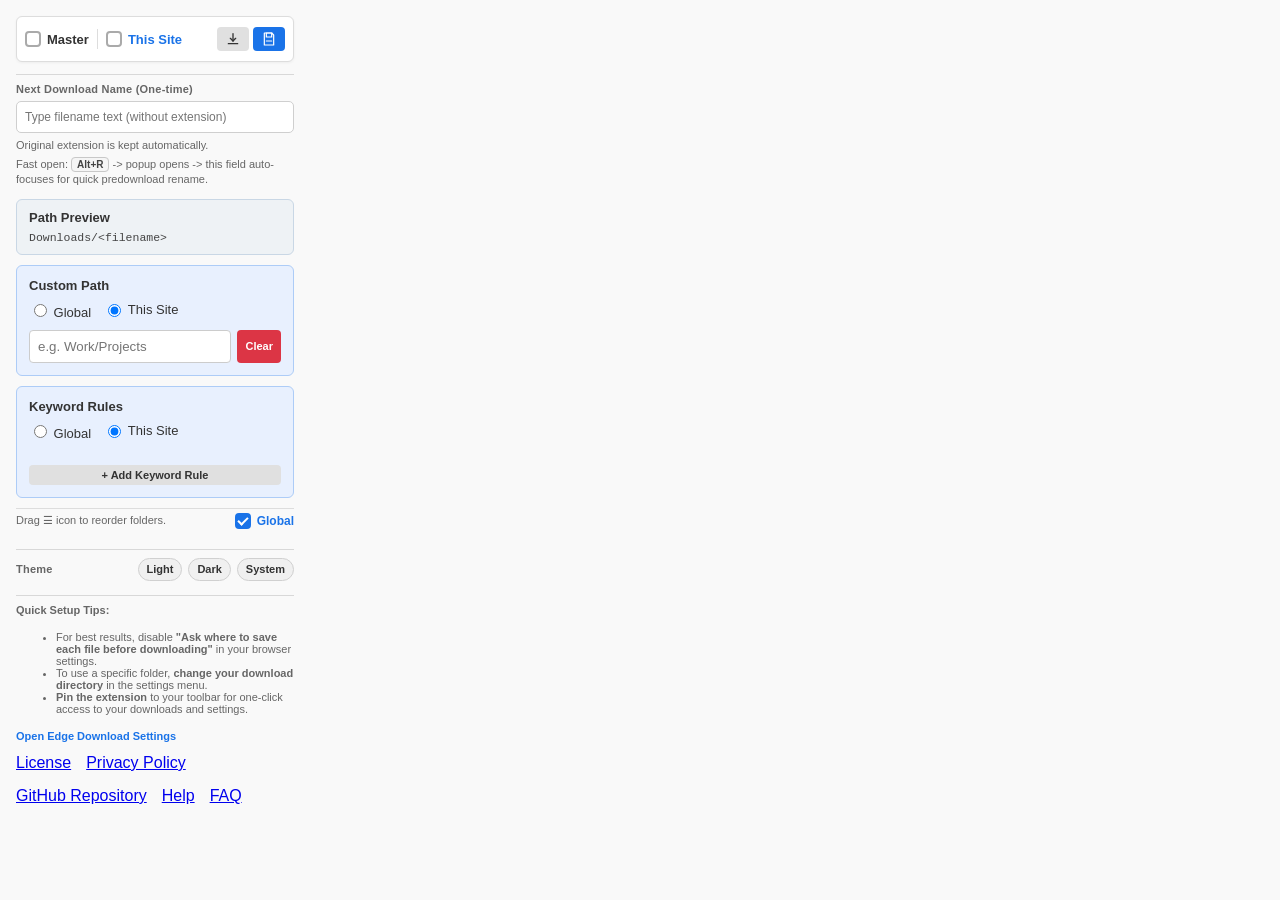
<file: index.html>
<!DOCTYPE html>
<html>

<head>
  <meta charset="UTF-8">
  <link rel="stylesheet" href="css/popup.css">
</head>

<body>
  <div class="container">


    <div class="setting-row primary">
      <div class="top-controls">
        <div class="top-control-item">
          <input type="checkbox" id="isEnabled" class="modern-checkbox">
          <label for="isEnabled" class="top-label">Master</label>
        </div>
        <div id="siteEnabledWrapper" class="top-control-item">
          <input type="checkbox" id="siteEnabled" class="modern-checkbox">
          <label for="siteEnabled" class="currentDomainLabel top-label site-label">This Site</label>
        </div>
      </div>
      <button id="openDownloadsBtn" class="btn-secondary btn-small icon-btn" title="Open Downloads"
        aria-label="Open Downloads">
        <svg viewBox="0 0 24 24" aria-hidden="true" focusable="false" class="btn-icon">
          <path d="M12 4v11" stroke="currentColor" stroke-width="2" stroke-linecap="round" />
          <path d="M8 11l4 4 4-4" fill="none" stroke="currentColor" stroke-width="2" stroke-linecap="round"
            stroke-linejoin="round" />
          <path d="M5 19h14" stroke="currentColor" stroke-width="2" stroke-linecap="round" />
        </svg>
      </button>
      <button id="topSaveBtn" class="btn-primary btn-small icon-btn" title="Save" aria-label="Save">
        <svg viewBox="0 0 24 24" aria-hidden="true" focusable="false" class="btn-icon">
          <path d="M5 3h11l3 3v15H5z" fill="none" stroke="currentColor" stroke-width="1.8" stroke-linejoin="round" />
          <path d="M8 3h8v6H8z" fill="none" stroke="currentColor" stroke-width="1.8" />
          <path d="M8 15h8" stroke="currentColor" stroke-width="1.8" stroke-linecap="round" />
        </svg>
      </button>
    </div>
    <div class="next-name-box" id="nextNameBox">
      <div class="next-name-title">Next Download Name (One-time)</div>
      <input type="text" id="oneTimeDownloadName" placeholder="Type filename text (without extension)">
      <div class="next-name-hint">Original extension is kept automatically.</div>
      <div class="next-name-shortcut">Fast open: <kbd>Alt+R</kbd> -> popup opens -> this field auto-focuses for quick
        predownload rename.</div>
    </div>
    <div id="main-content">

      <div class="path-preview-box">
        <div class="section-title-row">
          <strong>Path Preview</strong>
        </div>
        <div class="path-preview-content" id="pathPreviewContent">
          Downloads/&lt;filename&gt;
        </div>
      </div>

      <div class="custom-path-box" id="custom-path-box">
        <div class="section-title-row">
          <strong>Custom Path</strong>
        </div>
        <div id="custom-path-content">
          <div class="radio-group">
            <label id="globalLabel"><input type="radio" name="pathScope" value="global"> Global</label>
            <label><input type="radio" name="pathScope" value="domain" checked> <span class="currentDomainLabel">This
                Site</span></label>
          </div>
          <div class="input-row">
            <input type="text" id="customPathInput" placeholder="e.g. Work/Projects">
            <button id="clearPathBtn" class="btn-small btn-danger">Clear</button>
          </div>
        </div>
      </div>

      <div class="custom-path-box" id="folder-name-box" style="display: none;">
        <div class="section-title-row">
          <strong>Folder Name</strong>
        </div>
        <div class="setting-row">
          <span>Preview: <span id="folderNamePreview" style="font-weight: bold; color: #1a73e8;"></span></span>
        </div>
        <div id="folder-name-content">
          <div style="display: flex; align-items: center; gap: 6px; margin-top: 6px;">
            <input type="checkbox" id="useDefaultFolderName" class="modern-checkbox" checked>
            <label for="useDefaultFolderName">Use Default Folder Name</label>
          </div>
          <div id="folderNameSegments" class="segment-container" style="display: none;">
            <!-- Domain segments will be injected here -->
          </div>
        </div>
      </div>

      <div class="keyword-section custom-path-box" id="keyword-section-wrapper">
        <div class="section-title-row">
          <strong>Keyword Rules</strong>
        </div>
        <div class="radio-group">
          <label id="kwGlobalLabel"><input type="radio" name="kwScope" value="global"> Global</label>
          <label><input type="radio" name="kwScope" value="domain" checked> <span class="currentDomainLabel">This
              Site</span></label>
        </div>
        <div id="keyword-rows-container"></div>
        <button id="addKeywordBtn" class="btn-small btn-secondary">+ Add Keyword Rule</button>
      </div>

      <hr>

      <div class="rules-header-row">
        <p class="description">Drag ☰ icon to reorder folders.</p>
        <div class="rules-toggle-row">
          <input type="checkbox" id="useGlobalOrder" class="modern-checkbox" checked>
          <label for="useGlobalOrder" id="useGlobalOrderLabel" class="global-order-label">Global</label>
        </div>
      </div>

      <div id="rule-list"></div>

    </div><!-- main-content -->


    <div class="theme-switcher" id="themeSwitcher">
      <span class="theme-label">Theme</span>
      <div class="theme-btn-group" role="group" aria-label="Theme mode">
        <button type="button" class="theme-btn" data-theme="light">Light</button>
        <button type="button" class="theme-btn" data-theme="dark">Dark</button>
        <button type="button" class="theme-btn" data-theme="system">System</button>
      </div>
    </div>

    <div class="download-tip" id="downloadSettingTip">
      <strong>Quick Setup Tips:</strong>
      <ul>
        <li>
          For best results, disable <strong>"Ask where to save each file before downloading"</strong> in your browser
          settings.
        </li>
        <li>
          To use a specific folder, <strong>change your download directory</strong> in the settings menu.
        </li>
        <li>
          <strong>Pin the extension</strong> to your toolbar for one-click access to your downloads and settings.
        </li>
      </ul>
      <button id="openSettingsBtn" class="btn-link" type="button">Open Edge Download Settings</button>
    </div>

    <section class="user-req" style="display: flex; justify-content: start; flex-wrap: wrap; gap: 15px;">
      <a href="https://github.com/Vishnudevverse/DownPort/blob/master/LICENSE">License</a>
      <a href="https://github.com/Vishnudevverse/DownPort/blob/master/PRIVACY.md">Privacy Policy</a>
      <a href="https://github.com/Vishnudevverse/DownPort/tree/master">GitHub Repository</a>
      <a href="https://github.com/Vishnudevverse/DownPort/blob/master/Help.md">Help</a>
      <a href="https://github.com/Vishnudevverse/DownPort/blob/master/FAQ.md">FAQ</a>
    </section>
  </div>
  <script src="js/popup.js"></script>
</body>

</html>
</file>
<file: css/popup.css>
body { font-family: -apple-system, BlinkMacSystemFont, "Segoe UI", Roboto, sans-serif; width: 310px; margin: 0; background-color: #f9f9f9; color: #333; max-height: 600px; overflow-y: auto; overflow-x: hidden; }
::-webkit-scrollbar { width: 6px; }
::-webkit-scrollbar-track { background: transparent; }
::-webkit-scrollbar-thumb { background-color: #c1c1c1; border-radius: 10px; }
::-webkit-scrollbar-thumb:hover { background-color: #a8a8a8; }
.container { display: flex; flex-direction: column; gap: 12px; padding: 16px; }
hr { border: 0; border-top: 1px solid #ddd; margin: 4px 0; }
.setting-row { display: flex; justify-content: space-between; align-items: center; font-size: 13px; }
.setting-row.primary { font-size: 14px; font-weight: bold; background: #fff; padding: 6px 8px; border-radius: 6px; border: 1px solid #ddd; box-shadow: 0 1px 3px rgba(0,0,0,0.05); flex-wrap: nowrap; gap: 4px; overflow: hidden; min-height: 32px; }
.top-controls { display: flex; gap: 8px; flex: 1; min-width: 0; align-items: center; overflow: hidden; }
.top-control-item { display: flex; align-items: center; gap: 6px; min-height: 20px; }
#siteEnabledWrapper { border-left: 1px solid #ddd; padding-left: 8px; min-width: 0; overflow: hidden; }
.top-label { font-size: 13px; font-weight: bold; cursor: pointer; }
.site-label { color: #1a73e8; }
.description { font-size: 11px; color: #666; margin: 0; }
.currentDomainLabel { display: inline-block; min-width: 0; max-width: 84px; overflow: hidden; text-overflow: ellipsis; white-space: nowrap; }

.section-title-row { display: flex; justify-content: space-between; align-items: center; }
.input-row { display: flex; gap: 6px; }
#customPathInput { flex: 1; }
#addKeywordBtn { margin-top: 6px; width: 100%; }
.rules-header-row { display: flex; justify-content: space-between; align-items: center; margin-bottom: 8px; }
.rules-toggle-row { display: flex; align-items: center; gap: 6px; }
.global-order-label { font-size: 12px; font-weight: bold; cursor: pointer; color: #1a73e8; }

.path-preview-box { background: #eef2f5; padding: 10px 12px; border-radius: 6px; display: flex; flex-direction: column; gap: 6px; font-size: 13px; border: 1px solid #c9d7e5; margin-bottom: 10px; }
.path-preview-content { font-family: 'Consolas', 'Courier New', monospace; font-size: 11.5px; color: #444; word-break: break-all; }

.custom-path-box { background: #e8f0fe; padding: 12px; border-radius: 6px; display: flex; flex-direction: column; gap: 8px; font-size: 13px; border: 1px solid #adccf7; margin-bottom: 10px; }
#custom-path-content { display: flex; flex-direction: column; gap: 8px; }
.radio-group { display: flex; gap: 12px; margin-bottom: 2px; }
.custom-path-box input[type="text"] { padding: 8px; border: 1px solid #ccc; border-radius: 4px; box-sizing: border-box; }

button { padding: 8px; border: none; border-radius: 4px; cursor: pointer; font-weight: bold; color: white; transition: background 0.2s, color 0.2s; }
.btn-primary { background: #1a73e8; } .btn-primary:hover { background: #1557b0; }
.btn-danger { background: #dc3545; } .btn-danger:hover { background: #c82333; }
.btn-secondary { background: #e0e0e0; color: #333; } .btn-secondary:hover { background: #c0c0c0; }
.btn-small { padding: 4px 8px; font-size: 11px; }
.icon-btn { min-width: 32px; display: inline-flex; align-items: center; justify-content: center; }
.btn-icon { width: 16px; height: 16px; display: block; }

.keyword-row { display: flex; gap: 6px; margin-bottom: 6px; align-items: center; }
.keyword-row input { flex: 1; padding: 6px; border: 1px solid #ccc; border-radius: 4px; font-size: 12px; width: 40%; box-sizing: border-box; }
.btn-remove-kw { background: none; border: none; color: #dc3545; font-weight: bold; cursor: pointer; padding: 0 4px; font-size: 14px; }
.btn-remove-kw:hover { color: #a71d2a; }

.draggable { background: #fff; padding: 8px 10px; border: 1px solid #ddd; border-radius: 6px; margin-bottom: 6px; display: flex; align-items: center; user-select: none; box-shadow: 0 1px 3px rgba(0,0,0,0.05); }
.draggable.dragging { opacity: 0.4; }
.drag-handle { margin-right: 12px; color: #aaa; cursor: grab; font-size: 16px; }
.label-text { flex-grow: 1; font-size: 13px; }

.download-tip { border-top: 1px solid #d8d8d8; padding-top: 8px; margin-top: 2px; font-size: 11px; color: #666; display: flex; flex-direction: column; gap: 4px; }
.download-tip em { font-style: normal; color: #444; font-weight: 600; }
.btn-link { background: none; border: none; color: #1a73e8; font-size: 11px; font-weight: 600; padding: 0; text-align: left; cursor: pointer; }
.btn-link:hover { text-decoration: underline; }

.theme-switcher { border-top: 1px solid #d8d8d8; padding-top: 8px; display: flex; justify-content: space-between; align-items: center; gap: 10px; }
.theme-label { font-size: 11px; color: #666; font-weight: 700; letter-spacing: 0.02em; }
.theme-btn-group { display: inline-flex; gap: 6px; }
.theme-btn { background: #f0f0f0; color: #333; border: 1px solid #d0d0d0; font-size: 11px; font-weight: 700; padding: 4px 8px; border-radius: 999px; line-height: 1.2; }
.theme-btn:hover { background: #e4e4e4; }
.theme-btn.active { background: #1a73e8; color: #fff; border-color: #1a73e8; }

.next-name-box { border-top: 1px solid #d8d8d8; padding-top: 8px; display: flex; flex-direction: column; gap: 6px; }
.next-name-title { font-size: 11px; color: #666; font-weight: 700; letter-spacing: 0.02em; }
#oneTimeDownloadName { padding: 8px; border: 1px solid #cfcfcf; border-radius: 5px; font-size: 12px; }
.next-name-hint { font-size: 11px; color: #666; }
.next-name-shortcut { font-size: 11px; color: #666; line-height: 1.35; }
.next-name-shortcut kbd { font-family: inherit; font-size: 10px; font-weight: 700; padding: 1px 5px; border: 1px solid #c8c8c8; border-radius: 4px; background: #f5f5f5; color: #444; }

[data-theme="dark"] body { background-color: #121212; color: #e6e6e6; }
[data-theme="dark"] hr { border-top-color: #3a3a3a; }
[data-theme="dark"] .setting-row.primary { background: #1d1d1d !important; border-color: #3a3a3a !important; box-shadow: 0 1px 3px rgba(0,0,0,0.45) !important; }
[data-theme="dark"] #siteEnabledWrapper { border-left-color: #3a3a3a !important; }
[data-theme="dark"] .currentDomainLabel { color: #82b1ff !important; }
[data-theme="dark"] .description { color: #b7b7b7; }
[data-theme="dark"] .custom-path-box { background: #1f2a3d; border-color: #3e5b80; }
[data-theme="dark"] .draggable { background: #1d1d1d; border-color: #3a3a3a; color: #e6e6e6; box-shadow: none; }
[data-theme="dark"] .drag-handle { color: #7f7f7f; }
[data-theme="dark"] input[type="text"],
[data-theme="dark"] .keyword-row input { background: #141414; color: #ececec; border-color: #444; }
[data-theme="dark"] .btn-secondary { background: #2b2b2b; color: #e6e6e6; }
[data-theme="dark"] .btn-secondary:hover { background: #3a3a3a; }
[data-theme="dark"] .download-tip,
[data-theme="dark"] .next-name-box,
[data-theme="dark"] .theme-switcher { border-top-color: #3a3a3a; }
[data-theme="dark"] .next-name-title,
[data-theme="dark"] .next-name-hint,
[data-theme="dark"] .next-name-shortcut { color: #b9b9b9; }
[data-theme="dark"] .next-name-shortcut kbd { border-color: #555; background: #1b1b1b; color: #ddd; }
[data-theme="dark"] .path-preview-box { background: #1a2333; border-color: #3e5b80; }
[data-theme="dark"] .path-preview-content { color: #82b1ff; }
[data-theme="dark"] #oneTimeDownloadName { background: #141414; color: #ececec; border-color: #444; }
[data-theme="dark"] .download-tip { color: #b9b9b9; }
[data-theme="dark"] .download-tip em { color: #ececec; }
[data-theme="dark"] .theme-label { color: #b9b9b9; }
[data-theme="dark"] .theme-btn { background: #252525; color: #e6e6e6; border-color: #3e3e3e; }
[data-theme="dark"] .theme-btn:hover { background: #323232; }
[data-theme="dark"] .theme-btn.active { background: #3b82f6; color: #fff; border-color: #3b82f6; }
[data-theme="dark"] .btn-link { color: #82b1ff; }
[data-theme="dark"] .modern-checkbox { border-color: #8f8f8f; background: #101010; }
[data-theme="dark"] .modern-checkbox:checked { background-color: #3b82f6; border-color: #3b82f6; }

/* NEW: Modern Checkboxes */
.modern-checkbox { appearance: none; width: 16px; height: 16px; border: 2px solid #aaa; border-radius: 4px; cursor: pointer; position: relative; outline: none; transition: 0.2s; margin: 0; background: #fff;}
.modern-checkbox:checked { background-color: #1a73e8; border-color: #1a73e8; }
.modern-checkbox:checked::after { content: ''; position: absolute; top: 46%; left: 50%; width: 4px; height: 8px; border: solid white; border-width: 0 2px 2px 0; transform: translate(-50%, -50%) rotate(45deg); }

.greyed-out { opacity: 0.4; pointer-events: none; filter: grayscale(100%); }

/* Save Blinker */
@keyframes blinker {
  0%, 100% { opacity: 1; }
  50% { opacity: 0.3; }
}
.btn-blink { animation: blinker 1s ease-in-out infinite; background: #d93025 !important; }

/* NEW: Folder Name Elements */
.segment-container { display: flex; flex-wrap: wrap; gap: 8px; padding-top: 4px; }
.segment-item { display: flex; align-items: center; gap: 5px; background-color: #fff; padding: 5px 8px; border-radius: 4px; border: 1px solid #ccc; font-size: 12px; }

[data-theme="dark"] .segment-item { background: #1a1a1a; border-color: #444; color: #ececec; }
</file>
<file: popup.css>
body { font-family: -apple-system, BlinkMacSystemFont, "Segoe UI", Roboto, sans-serif; width: 310px; margin: 0; background-color: #f9f9f9; color: #333; max-height: 600px; overflow-y: auto; overflow-x: hidden; }
::-webkit-scrollbar { width: 6px; }
::-webkit-scrollbar-track { background: transparent; }
::-webkit-scrollbar-thumb { background-color: #c1c1c1; border-radius: 10px; }
::-webkit-scrollbar-thumb:hover { background-color: #a8a8a8; }
.container { display: flex; flex-direction: column; gap: 12px; padding: 16px; }
hr { border: 0; border-top: 1px solid #ddd; margin: 4px 0; }
.setting-row { display: flex; justify-content: space-between; align-items: center; font-size: 13px; }
.setting-row.primary { font-size: 14px; font-weight: bold; background: #fff; padding: 6px 8px; border-radius: 6px; border: 1px solid #ddd; box-shadow: 0 1px 3px rgba(0,0,0,0.05); flex-wrap: nowrap; gap: 4px; overflow: hidden; min-height: 32px; }
.top-controls { display: flex; gap: 8px; flex: 1; min-width: 0; align-items: center; overflow: hidden; }
.top-control-item { display: flex; align-items: center; gap: 6px; min-height: 20px; }
#siteEnabledWrapper { border-left: 1px solid #ddd; padding-left: 8px; min-width: 0; overflow: hidden; }
.top-label { font-size: 13px; font-weight: bold; cursor: pointer; }
.site-label { color: #1a73e8; }
.description { font-size: 11px; color: #666; margin: 0; }
.currentDomainLabel { display: inline-block; min-width: 0; max-width: 84px; overflow: hidden; text-overflow: ellipsis; white-space: nowrap; }

.section-title-row { display: flex; justify-content: space-between; align-items: center; }
.input-row { display: flex; gap: 6px; }
#customPathInput { flex: 1; }
#addKeywordBtn { margin-top: 6px; width: 100%; }
.rules-header-row { display: flex; justify-content: space-between; align-items: center; margin-bottom: 8px; }
.rules-toggle-row { display: flex; align-items: center; gap: 6px; }
.global-order-label { font-size: 12px; font-weight: bold; cursor: pointer; color: #1a73e8; }

.path-preview-box { background: #eef2f5; padding: 10px 12px; border-radius: 6px; display: flex; flex-direction: column; gap: 6px; font-size: 13px; border: 1px solid #c9d7e5; margin-bottom: 10px; }
.path-preview-content { font-family: 'Consolas', 'Courier New', monospace; font-size: 11.5px; color: #444; word-break: break-all; }

.custom-path-box { background: #e8f0fe; padding: 12px; border-radius: 6px; display: flex; flex-direction: column; gap: 8px; font-size: 13px; border: 1px solid #adccf7; margin-bottom: 10px; }
#custom-path-content { display: flex; flex-direction: column; gap: 8px; }
.radio-group { display: flex; gap: 12px; margin-bottom: 2px; }
.custom-path-box input[type="text"] { padding: 8px; border: 1px solid #ccc; border-radius: 4px; box-sizing: border-box; }

button { padding: 8px; border: none; border-radius: 4px; cursor: pointer; font-weight: bold; color: white; transition: background 0.2s, color 0.2s; }
.btn-primary { background: #1a73e8; } .btn-primary:hover { background: #1557b0; }
.btn-danger { background: #dc3545; } .btn-danger:hover { background: #c82333; }
.btn-secondary { background: #e0e0e0; color: #333; } .btn-secondary:hover { background: #c0c0c0; }
.btn-small { padding: 4px 8px; font-size: 11px; }
.icon-btn { min-width: 32px; display: inline-flex; align-items: center; justify-content: center; }
.btn-icon { width: 16px; height: 16px; display: block; }

.keyword-row { display: flex; gap: 6px; margin-bottom: 6px; align-items: center; }
.keyword-row input { flex: 1; padding: 6px; border: 1px solid #ccc; border-radius: 4px; font-size: 12px; width: 40%; box-sizing: border-box; }
.btn-remove-kw { background: none; border: none; color: #dc3545; font-weight: bold; cursor: pointer; padding: 0 4px; font-size: 14px; }
.btn-remove-kw:hover { color: #a71d2a; }

.draggable { background: #fff; padding: 8px 10px; border: 1px solid #ddd; border-radius: 6px; margin-bottom: 6px; display: flex; align-items: center; user-select: none; box-shadow: 0 1px 3px rgba(0,0,0,0.05); }
.draggable.dragging { opacity: 0.4; }
.drag-handle { margin-right: 12px; color: #aaa; cursor: grab; font-size: 16px; }
.label-text { flex-grow: 1; font-size: 13px; }

.download-tip { border-top: 1px solid #d8d8d8; padding-top: 8px; margin-top: 2px; font-size: 11px; color: #666; display: flex; flex-direction: column; gap: 4px; }
.download-tip em { font-style: normal; color: #444; font-weight: 600; }
.btn-link { background: none; border: none; color: #1a73e8; font-size: 11px; font-weight: 600; padding: 0; text-align: left; cursor: pointer; }
.btn-link:hover { text-decoration: underline; }

.theme-switcher { border-top: 1px solid #d8d8d8; padding-top: 8px; display: flex; justify-content: space-between; align-items: center; gap: 10px; }
.theme-label { font-size: 11px; color: #666; font-weight: 700; letter-spacing: 0.02em; }
.theme-btn-group { display: inline-flex; gap: 6px; }
.theme-btn { background: #f0f0f0; color: #333; border: 1px solid #d0d0d0; font-size: 11px; font-weight: 700; padding: 4px 8px; border-radius: 999px; line-height: 1.2; }
.theme-btn:hover { background: #e4e4e4; }
.theme-btn.active { background: #1a73e8; color: #fff; border-color: #1a73e8; }

.next-name-box { border-top: 1px solid #d8d8d8; padding-top: 8px; display: flex; flex-direction: column; gap: 6px; }
.next-name-title { font-size: 11px; color: #666; font-weight: 700; letter-spacing: 0.02em; }
#oneTimeDownloadName { padding: 8px; border: 1px solid #cfcfcf; border-radius: 5px; font-size: 12px; }
.next-name-hint { font-size: 11px; color: #666; }
.next-name-shortcut { font-size: 11px; color: #666; line-height: 1.35; }
.next-name-shortcut kbd { font-family: inherit; font-size: 10px; font-weight: 700; padding: 1px 5px; border: 1px solid #c8c8c8; border-radius: 4px; background: #f5f5f5; color: #444; }

[data-theme="dark"] body { background-color: #121212; color: #e6e6e6; }
[data-theme="dark"] hr { border-top-color: #3a3a3a; }
[data-theme="dark"] .setting-row.primary { background: #1d1d1d !important; border-color: #3a3a3a !important; box-shadow: 0 1px 3px rgba(0,0,0,0.45) !important; }
[data-theme="dark"] #siteEnabledWrapper { border-left-color: #3a3a3a !important; }
[data-theme="dark"] .currentDomainLabel { color: #82b1ff !important; }
[data-theme="dark"] .description { color: #b7b7b7; }
[data-theme="dark"] .custom-path-box { background: #1f2a3d; border-color: #3e5b80; }
[data-theme="dark"] .draggable { background: #1d1d1d; border-color: #3a3a3a; color: #e6e6e6; box-shadow: none; }
[data-theme="dark"] .drag-handle { color: #7f7f7f; }
[data-theme="dark"] input[type="text"],
[data-theme="dark"] .keyword-row input { background: #141414; color: #ececec; border-color: #444; }
[data-theme="dark"] .btn-secondary { background: #2b2b2b; color: #e6e6e6; }
[data-theme="dark"] .btn-secondary:hover { background: #3a3a3a; }
[data-theme="dark"] .download-tip,
[data-theme="dark"] .next-name-box,
[data-theme="dark"] .theme-switcher { border-top-color: #3a3a3a; }
[data-theme="dark"] .next-name-title,
[data-theme="dark"] .next-name-hint,
[data-theme="dark"] .next-name-shortcut { color: #b9b9b9; }
[data-theme="dark"] .next-name-shortcut kbd { border-color: #555; background: #1b1b1b; color: #ddd; }
[data-theme="dark"] .path-preview-box { background: #1a2333; border-color: #3e5b80; }
[data-theme="dark"] .path-preview-content { color: #82b1ff; }
[data-theme="dark"] #oneTimeDownloadName { background: #141414; color: #ececec; border-color: #444; }
[data-theme="dark"] .download-tip { color: #b9b9b9; }
[data-theme="dark"] .download-tip em { color: #ececec; }
[data-theme="dark"] .theme-label { color: #b9b9b9; }
[data-theme="dark"] .theme-btn { background: #252525; color: #e6e6e6; border-color: #3e3e3e; }
[data-theme="dark"] .theme-btn:hover { background: #323232; }
[data-theme="dark"] .theme-btn.active { background: #3b82f6; color: #fff; border-color: #3b82f6; }
[data-theme="dark"] .btn-link { color: #82b1ff; }
[data-theme="dark"] .modern-checkbox { border-color: #8f8f8f; background: #101010; }
[data-theme="dark"] .modern-checkbox:checked { background-color: #3b82f6; border-color: #3b82f6; }

/* NEW: Modern Checkboxes */
.modern-checkbox { appearance: none; width: 16px; height: 16px; border: 2px solid #aaa; border-radius: 4px; cursor: pointer; position: relative; outline: none; transition: 0.2s; margin: 0; background: #fff;}
.modern-checkbox:checked { background-color: #1a73e8; border-color: #1a73e8; }
.modern-checkbox:checked::after { content: ''; position: absolute; top: 46%; left: 50%; width: 4px; height: 8px; border: solid white; border-width: 0 2px 2px 0; transform: translate(-50%, -50%) rotate(45deg); }

.greyed-out { opacity: 0.4; pointer-events: none; filter: grayscale(100%); }

/* Save Blinker */
@keyframes blinker {
  0%, 100% { opacity: 1; }
  50% { opacity: 0.3; }
}
.btn-blink { animation: blinker 1s ease-in-out infinite; background: #d93025 !important; }

/* NEW: Folder Name Elements */
.segment-container { display: flex; flex-wrap: wrap; gap: 8px; padding-top: 4px; }
.segment-item { display: flex; align-items: center; gap: 5px; background-color: #fff; padding: 5px 8px; border-radius: 4px; border: 1px solid #ccc; font-size: 12px; }

[data-theme="dark"] .segment-item { background: #1a1a1a; border-color: #444; color: #ececec; }
</file>
